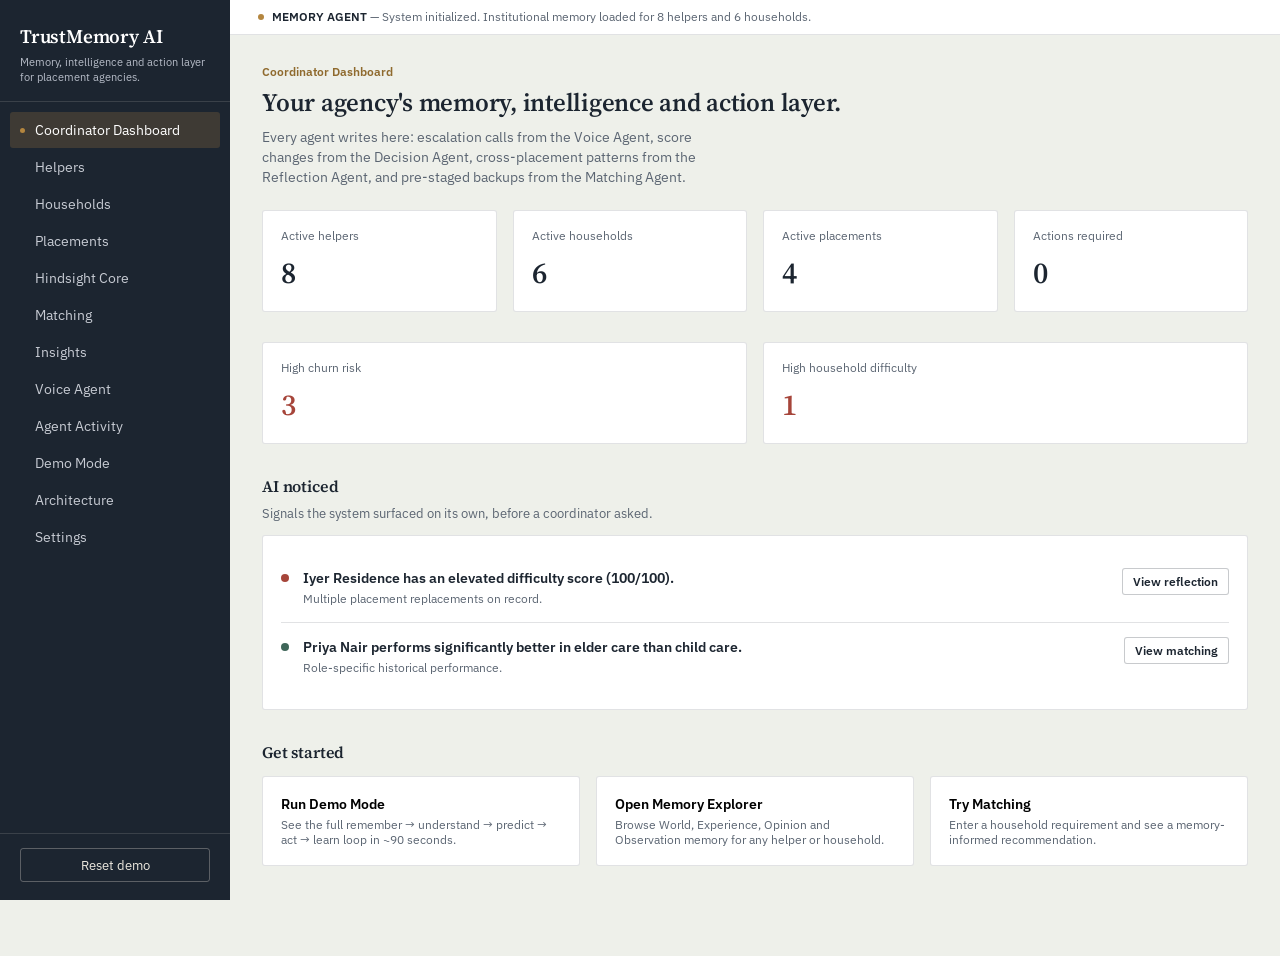
<file: index.html>
<!DOCTYPE html>
<html lang="en">
<head>
<meta charset="UTF-8">
<meta name="viewport" content="width=device-width, initial-scale=1, viewport-fit=cover">
<title>TrustMemory AI</title>
<link rel="preconnect" href="https://fonts.googleapis.com">
<link rel="preconnect" href="https://fonts.gstatic.com" crossorigin>
<link href="https://fonts.googleapis.com/css2?family=Source+Serif+4:opsz,wght@8..60,400;8..60,500;8..60,600;8..60,700&family=IBM+Plex+Sans:wght@400;500;600;700&family=IBM+Plex+Mono:wght@400;500&display=swap" rel="stylesheet">
<link rel="stylesheet" href="styles.css">
</head>
<body>
<div id="shell">
  <aside id="rail">
    <div class="brand">
      <div class="mark">TrustMemory AI</div>
      <div class="sub">Memory, intelligence and action layer for placement agencies.</div>
    </div>
    <nav id="navlist"></nav>
    <div class="rail-foot">
      <button id="resetBtn">Reset demo</button>
    </div>
  </aside>
  <div id="main">
    <div id="ticker"><span class="tk-dot"></span><span id="tickerText">Agent activity will appear here.</span></div>
    <div id="content"></div>
  </div>
</div>

<!--
  Plain global-scope scripts (no bundler, no ES modules) loaded in
  dependency order, exactly like the original single-file prototype but
  split by concern. Every function ends up on `window` after its file
  runs, so later files can freely call earlier ones. main.js is last and
  is the only file whose top-level code actually boots the app.
-->

<!-- shared foundation -->
<script src="js/state.js"></script>
<script src="js/format-utils.js"></script>
<script src="js/activity-log.js"></script>

<!-- the five agents -->
<script src="js/agents/memory-agent.js"></script>
<script src="js/agents/decision-agent.js"></script>
<script src="js/agents/reflection-agent.js"></script>
<script src="js/agents/matching-agent.js"></script>
<script src="js/agents/voice-agent.js"></script>

<!-- cross-agent orchestration -->
<script src="js/event-workflow.js"></script>

<!-- UI: router + one file per page -->
<script src="js/ui/render.js"></script>
<script src="js/ui/dashboard.js"></script>
<script src="js/ui/helpers-page.js"></script>
<script src="js/ui/households-page.js"></script>
<script src="js/ui/placements-page.js"></script>
<script src="js/ui/memory-page.js"></script>
<script src="js/ui/matching-page.js"></script>
<script src="js/ui/insights-page.js"></script>
<script src="js/ui/voice-page.js"></script>
<script src="js/ui/activity-page.js"></script>
<script src="js/ui/architecture-page.js"></script>
<script src="js/ui/settings-page.js"></script>

<!-- Demo Mode -->
<script src="js/demo.js"></script>

<!-- boot (must be last) -->
<script src="js/main.js"></script>
</body>
</html>
</file>
<file: styles.css>
:root{
  --paper:#EEF0EA;
  --paper-dim:#E4E7DE;
  --card:#FFFFFF;
  --ink:#1C2530;
  --ink-soft:#5B6572;
  --ink-faint:#8A93A0;
  --line:rgba(28,37,48,.13);
  --line-strong:rgba(28,37,48,.24);
  --brass:#B4863F;
  --brass-dark:#8F6A2E;
  --brass-tint:#F3E8D6;
  --teal:#3F6659;
  --teal-tint:#E1EAE5;
  --rust:#A6453A;
  --rust-tint:#F4E3E0;
  --amber:#B4863F;
  --font-serif:'Source Serif 4', Georgia, serif;
  --font-sans:'IBM Plex Sans', Arial, sans-serif;
  --font-mono:'IBM Plex Mono', monospace;
  --radius:3px;
  color-scheme: light;
}
:root:not([data-theme="light"]){}
*{box-sizing:border-box;}
html,body{height:100%;}
body{
  margin:0;
  background:var(--paper);
  color:var(--ink);
  font-family:var(--font-sans);
  font-size:14px;
  line-height:1.5;
  -webkit-font-smoothing:antialiased;
  padding-top:env(safe-area-inset-top,0px);
  padding-bottom:env(safe-area-inset-bottom,0px);
}
h1,h2,h3,h4{font-family:var(--font-serif); font-weight:600; margin:0; letter-spacing:-0.01em;}
p{margin:0;}
button{font-family:inherit;}
a{color:inherit;}
::selection{background:var(--brass-tint);}

/* ---------- layout ---------- */
#shell{display:flex; min-height:100vh;}
#rail{
  width:230px; flex:none; background:var(--ink); color:#EDE9DF;
  display:flex; flex-direction:column; position:sticky; top:0; height:100vh;
  padding-top:env(safe-area-inset-top,0px);
}
#rail .brand{padding:22px 20px 16px; border-bottom:1px solid rgba(237,233,223,.14);}
#rail .brand .mark{font-family:var(--font-serif); font-size:19px; font-weight:600; color:#fff; letter-spacing:-0.01em;}
#rail .brand .sub{font-size:11px; color:#B7BDC8; margin-top:4px; line-height:1.4;}
#rail nav{flex:1; padding:10px 10px; overflow-y:auto;}
#rail nav button{
  display:flex; align-items:center; gap:10px; width:100%; text-align:left;
  background:none; border:none; color:#C7CBD3; padding:9px 10px; border-radius:var(--radius);
  cursor:pointer; font-size:13.5px; margin-bottom:1px; transition:background .12s, color .12s;
}
#rail nav button .dot{width:5px; height:5px; border-radius:50%; background:transparent; flex:none;}
#rail nav button:hover{background:rgba(237,233,223,.07); color:#fff;}
#rail nav button.active{background:rgba(180,134,63,.22); color:#fff;}
#rail nav button.active .dot{background:var(--brass);}
#rail .rail-foot{padding:14px 20px 18px; border-top:1px solid rgba(237,233,223,.14);}
#rail .rail-foot button{
  width:100%; padding:8px 10px; background:transparent; border:1px solid rgba(237,233,223,.3);
  color:#EDE9DF; border-radius:var(--radius); cursor:pointer; font-size:12.5px;
}
#rail .rail-foot button:hover{border-color:#fff;}

#main{flex:1; min-width:0; display:flex; flex-direction:column;}
#ticker{
  background:#fff; border-bottom:1px solid var(--line); padding:8px 28px; font-size:12px;
  color:var(--ink-soft); display:flex; align-items:center; gap:8px; cursor:pointer;
}
#ticker b{color:var(--ink); font-weight:600;}
#ticker .tk-dot{width:6px;height:6px;border-radius:50%; background:var(--brass); flex:none;}
#content{padding:28px 32px 60px; max-width:1180px; width:100%; margin:0 auto;}

/* ---------- generic components ---------- */
.pagehead{margin-bottom:22px;}
.pagehead h1{font-size:25px;}
.pagehead .lede{color:var(--ink-soft); font-size:13.5px; margin-top:5px; max-width:60ch;}
.eyebrow{font-size:11.5px; color:var(--brass-dark); font-weight:600; margin-bottom:4px;}

.grid{display:grid; gap:16px;}
.g4{grid-template-columns:repeat(4,1fr);}
.g3{grid-template-columns:repeat(3,1fr);}
.g2{grid-template-columns:repeat(2,1fr);}
@media (max-width:900px){.g4{grid-template-columns:repeat(2,1fr);} .g3{grid-template-columns:1fr 1fr;} .g2{grid-template-columns:1fr;}}

.card{background:var(--card); border:1px solid var(--line); border-radius:var(--radius); padding:18px;}
.metric{padding:16px 18px; background:var(--card); border:1px solid var(--line); border-radius:var(--radius);}
.metric .label{font-size:11.5px; color:var(--ink-soft); text-transform:none;}
.metric .num{font-family:var(--font-serif); font-size:30px; margin-top:6px; font-weight:600;}
.metric .num.warn{color:var(--rust);}
.metric .num.ok{color:var(--teal);}

.section{margin-bottom:30px;}
.section > h2{font-size:16px; margin-bottom:12px; display:flex; align-items:center; gap:8px;}
.section > .desc{color:var(--ink-soft); font-size:12.5px; margin:-6px 0 12px;}

.badge{display:inline-flex; align-items:center; gap:5px; font-size:11px; padding:2px 8px; border-radius:20px; font-weight:600; white-space:nowrap;}
.badge.ok{background:var(--teal-tint); color:var(--teal);}
.badge.warn{background:var(--brass-tint); color:var(--brass-dark);}
.badge.bad{background:var(--rust-tint); color:var(--rust);}
.badge.neutral{background:var(--paper-dim); color:var(--ink-soft);}

.btn{display:inline-flex; align-items:center; gap:6px; border-radius:var(--radius); border:1px solid var(--line-strong); background:#fff; color:var(--ink); padding:8px 14px; font-size:12.5px; font-weight:600; cursor:pointer;}
.btn:hover{border-color:var(--ink);}
.btn.primary{background:var(--ink); color:#fff; border-color:var(--ink);}
.btn.primary:hover{background:#000;}
.btn.brass{background:var(--brass); color:#fff; border-color:var(--brass);}
.btn.brass:hover{background:var(--brass-dark);}
.btn.sm{padding:5px 10px; font-size:11.5px;}
.btn[disabled]{opacity:.45; cursor:not-allowed;}
select, input[type=text]{font-family:inherit; font-size:12.5px; padding:7px 9px; border-radius:var(--radius); border:1px solid var(--line-strong); background:#fff; color:var(--ink);}

.hr{height:1px; background:var(--line); border:none; margin:16px 0;}

/* alert list */
.alert{display:flex; gap:14px; align-items:flex-start; padding:14px 0; border-bottom:1px solid var(--line);}
.alert:last-child{border-bottom:none;}
.alert .flag{width:8px; height:8px; border-radius:50%; margin-top:6px; flex:none;}
.alert .flag.warn{background:var(--brass);}
.alert .flag.bad{background:var(--rust);}
.alert .flag.info{background:var(--teal);}
.alert .body{flex:1;}
.alert .title{font-weight:600; font-size:13.5px;}
.alert .sub{color:var(--ink-soft); font-size:12px; margin-top:2px;}
.alert .cta{flex:none;}

/* table list */
.rowlist{display:flex; flex-direction:column;}
.rowitem{display:flex; align-items:center; gap:14px; padding:13px 0; border-bottom:1px solid var(--line); cursor:pointer;}
.rowitem:last-child{border-bottom:none;}
.rowitem:hover .name{color:var(--brass-dark);}
.avatar{width:38px; height:38px; border-radius:50%; display:flex; align-items:center; justify-content:center; font-family:var(--font-serif); font-weight:600; font-size:14px; color:#fff; flex:none;}
.rowitem .meta{flex:1; min-width:0;}
.rowitem .name{font-weight:600; font-size:13.5px;}
.rowitem .sub{color:var(--ink-soft); font-size:12px; margin-top:1px;}
.rowitem .scores{display:flex; gap:8px; flex:none;}
.scorepill{text-align:center; min-width:64px;}
.scorepill .v{font-family:var(--font-serif); font-weight:600; font-size:16px;}
.scorepill .l{font-size:10px; color:var(--ink-soft);}

/* detail header */
.detail-head{display:flex; gap:18px; align-items:center; margin-bottom:22px;}
.detail-head .avatar{width:58px; height:58px; font-size:20px;}
.detail-head h1{font-size:22px;}
.detail-head .tags{display:flex; gap:6px; margin-top:6px; flex-wrap:wrap;}

/* timeline */
.timeline{position:relative; padding-left:22px;}
.timeline::before{content:"";position:absolute; left:5px; top:4px; bottom:4px; width:1px; background:var(--line-strong);}
.tl-item{position:relative; padding-bottom:18px;}
.tl-item::before{content:""; position:absolute; left:-22px; top:4px; width:9px; height:9px; border-radius:50%; background:var(--ink); border:2px solid var(--paper);}
.tl-item.warn::before{background:var(--brass);}
.tl-item.bad::before{background:var(--rust);}
.tl-item.ok::before{background:var(--teal);}
.tl-item .date{font-size:10.5px; color:var(--ink-faint); font-family:var(--font-mono); text-transform:uppercase; letter-spacing:.03em;}
.tl-item .txt{font-size:13px; margin-top:2px;}
.tl-item .tag{display:inline-block; margin-top:4px; font-size:10.5px; color:var(--ink-soft);}

/* why panel */
.why{background:var(--paper-dim); border-radius:var(--radius); padding:16px 18px; border-left:3px solid var(--brass);}
.why h4{font-size:12.5px; color:var(--brass-dark); margin-bottom:8px;}
.why ul{margin:0; padding-left:18px; font-size:13px;}
.why li{margin-bottom:4px;}
.why .action{margin-top:12px; padding-top:12px; border-top:1px solid var(--line-strong); font-size:12.5px;}

/* tabs */
.tabs{display:flex; gap:2px; border-bottom:1px solid var(--line); margin-bottom:16px;}
.tabs button{background:none; border:none; padding:9px 14px; font-size:12.5px; font-weight:600; color:var(--ink-soft); cursor:pointer; border-bottom:2px solid transparent; margin-bottom:-1px;}
.tabs button.active{color:var(--ink); border-bottom-color:var(--brass);}

/* memory entries */
.mem-entry{padding:12px 0; border-bottom:1px solid var(--line); font-size:13px;}
.mem-entry:last-child{border-bottom:none;}
.mem-entry .k{font-size:10.5px; font-family:var(--font-mono); color:var(--ink-faint); text-transform:uppercase; letter-spacing:.03em;}

/* matching candidate card */
.candidate{border:1px solid var(--line); border-radius:var(--radius); padding:16px; background:#fff;}
.candidate.top{border-color:var(--brass); background:linear-gradient(180deg,var(--brass-tint),#fff 70%);}
.candidate .rank{font-size:11px; color:var(--ink-faint); font-family:var(--font-mono);}
.candidate .mname{font-family:var(--font-serif); font-size:17px; font-weight:600; margin-top:2px;}
.candidate .mscore{font-size:26px; font-family:var(--font-serif); font-weight:700; color:var(--brass-dark);}
.candidate .facts{margin-top:10px; display:grid; grid-template-columns:1fr 1fr; gap:6px 10px; font-size:11.5px; color:var(--ink-soft);}
.candidate .facts b{color:var(--ink); font-weight:600;}
.candidate ul.why-list{margin:10px 0 0; padding-left:16px; font-size:12px;}
.candidate ul.why-list li{margin-bottom:3px;}

/* agent activity */
.activity-row{display:grid; grid-template-columns:78px 130px 1fr; gap:10px; padding:8px 0; border-bottom:1px solid var(--line); font-size:12.5px; align-items:baseline;}
.activity-row .t{font-family:var(--font-mono); color:var(--ink-faint); font-size:11px;}
.activity-row .agent{font-weight:600; font-size:11px; padding:2px 7px; border-radius:20px; display:inline-block; width:fit-content;}
.agent.mem{background:#E4E9F2; color:#31507A;}
.agent.dec{background:var(--brass-tint); color:var(--brass-dark);}
.agent.ref{background:#EFE4F2; color:#6A3E7A;}
.agent.match{background:var(--teal-tint); color:var(--teal);}
.agent.voice{background:var(--rust-tint); color:var(--rust);}

/* demo mode */
.scenario-btn{display:block; width:100%; text-align:left; background:#fff; border:1px solid var(--line); border-radius:var(--radius); padding:20px; cursor:pointer;}
.scenario-btn:hover{border-color:var(--brass);}
.scenario-btn .snum{font-family:var(--font-mono); font-size:11px; color:var(--brass-dark);}
.scenario-btn h3{font-size:17px; margin-top:4px;}
.scenario-btn .stag{color:var(--ink-soft); font-size:12.5px; margin-top:4px;}

.flow{display:flex; align-items:center; gap:0; margin:20px 0 24px; overflow-x:auto;}
.flow .fstep{flex:1; min-width:90px; text-align:center; padding:10px 4px; border-bottom:3px solid var(--line-strong); color:var(--ink-faint); font-size:11px; font-weight:600; text-transform:uppercase; letter-spacing:.03em; transition:all .2s;}
.flow .fstep.active{color:var(--brass-dark); border-bottom-color:var(--brass);}
.flow .fstep.done{color:var(--ink-soft); border-bottom-color:var(--teal);}

.narration{background:var(--ink); color:#DCE0E6; border-radius:var(--radius); padding:18px 20px; font-family:var(--font-mono); font-size:12.5px; line-height:1.8; max-height:340px; overflow-y:auto;}
.narration .ln{margin-bottom:2px;}
.narration .ln .agent-tag{color:var(--brass);}
.narration .ln.sys{color:#8A93A0;}

.compare{display:grid; grid-template-columns:1fr 1fr; gap:16px; margin-top:16px;}
.compare .box{border:1px solid var(--line); border-radius:var(--radius); padding:14px 16px;}
.compare .box.old{background:var(--paper-dim);}
.compare .box.new{background:var(--teal-tint); border-color:var(--teal);}
.compare .box h4{font-size:12px; margin-bottom:6px;}

.callcard{border:1px solid var(--line); border-radius:var(--radius); padding:16px; margin-bottom:12px; background:#fff;}
.callcard .transcript{background:var(--paper-dim); border-radius:var(--radius); padding:12px 14px; margin-top:10px; font-size:12.5px;}
.callcard .transcript .who{font-weight:600; margin-top:8px;}
.callcard .transcript .who:first-child{margin-top:0;}
.simbadge{font-size:10.5px; background:var(--brass-tint); color:var(--brass-dark); padding:2px 8px; border-radius:20px; font-weight:600;}

.empty{text-align:center; padding:40px 20px; color:var(--ink-soft);}
.empty h3{color:var(--ink); font-size:15px; margin-bottom:6px;}

.kv{display:flex; justify-content:space-between; font-size:12.5px; padding:7px 0; border-bottom:1px solid var(--line);}
.kv:last-child{border-bottom:none;}
.kv .k{color:var(--ink-soft);}

/* network cylinders (Hindsight Core) */
.netgrid{display:grid; grid-template-columns:repeat(4,1fr); gap:14px; margin-bottom:22px;}
.netcyl{background:var(--card); border:1px solid var(--line); border-radius:var(--radius); padding:16px 14px; text-align:center; position:relative;}
.netcyl.active-net{border-color:var(--brass);}
.netcyl .nicon{width:34px; height:26px; margin:0 auto 10px; border:2px solid var(--ink-soft); border-radius:50%/8px; position:relative;}
.netcyl .nicon::after{content:""; position:absolute; left:-2px; right:-2px; top:8px; bottom:-2px; border:2px solid var(--ink-soft); border-top:none; border-radius:0 0 50%/8px 8px;}
.netcyl .nname{font-size:12px; font-weight:600;}
.netcyl .ncount{font-family:var(--font-serif); font-size:22px; font-weight:600; margin-top:4px;}
.netcyl .ndesc{font-size:10.5px; color:var(--ink-soft); margin-top:4px; line-height:1.4;}

/* architecture swimlanes */
.arch-wrap{overflow-x:auto; padding-bottom:8px;}
.arch-grid{display:grid; grid-template-columns:repeat(3,minmax(230px,1fr)); gap:14px; min-width:760px;}
.lane{border:1px solid var(--line-strong); border-radius:var(--radius); background:#FBFAF6; padding:14px;}
.lane h4{font-size:11.5px; text-transform:none; color:var(--brass-dark); font-weight:600; margin-bottom:10px; padding-bottom:8px; border-bottom:1px solid var(--line);}
.lane .node{background:#fff; border:1px solid var(--line-strong); border-radius:var(--radius); padding:9px 10px; font-size:12px; margin-bottom:8px;}
.lane .node:last-child{margin-bottom:0;}
.lane .node.cyl{background:var(--brass-tint); border-color:var(--brass); font-weight:600;}
.arrow-note{font-size:11px; color:var(--ink-faint); text-align:center; padding:4px 0; font-family:var(--font-mono);}

@media (max-width:760px){
  #rail{position:fixed; left:-230px; z-index:40; transition:left .2s; box-shadow:0 0 0 2000px rgba(0,0,0,0);}
  #rail.open{left:0; box-shadow:6px 0 24px rgba(0,0,0,.25);}
  #content{padding:20px 16px 60px;}
  .g4,.g3,.g2,.compare{grid-template-columns:1fr;}
  #menubtn{display:inline-flex !important;}
}
#menubtn{display:none; align-items:center; gap:8px; background:#fff; border:1px solid var(--line-strong); border-radius:var(--radius); padding:7px 10px; cursor:pointer; margin-right:10px;}
</file>
